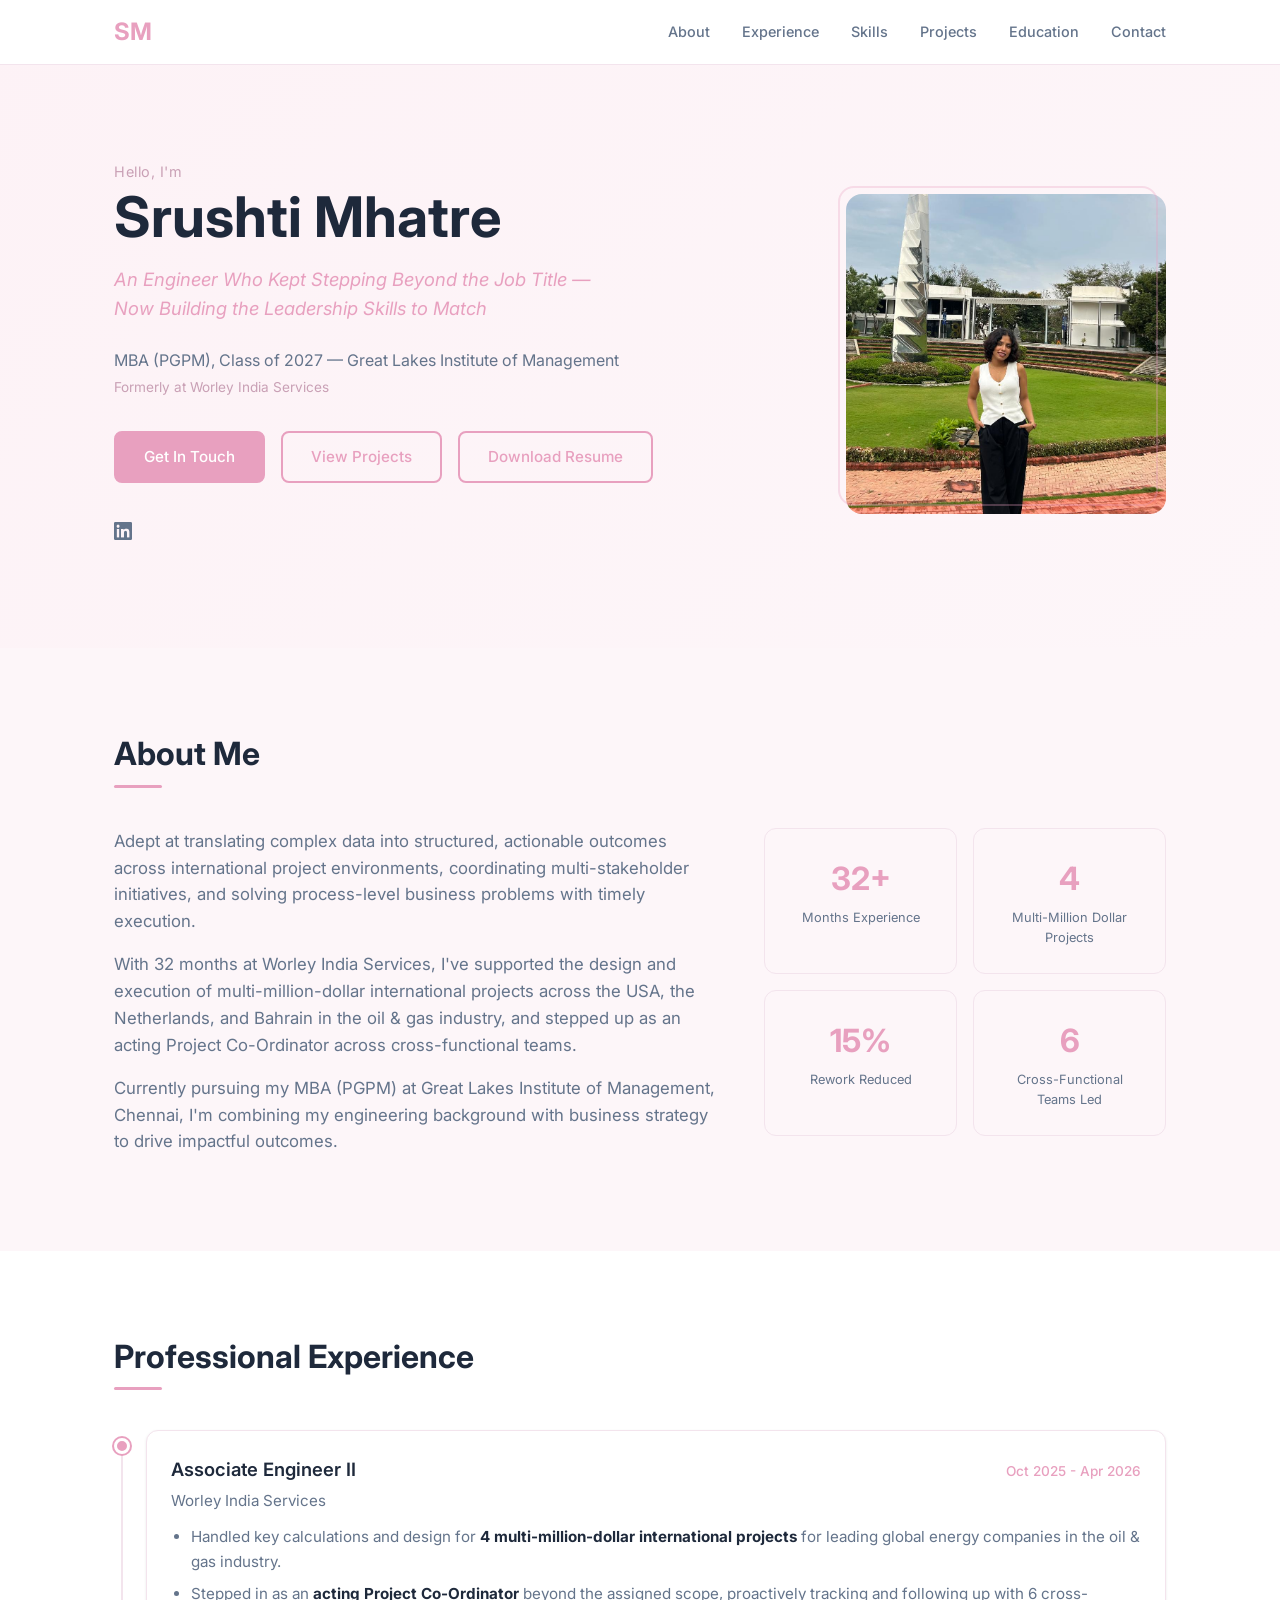
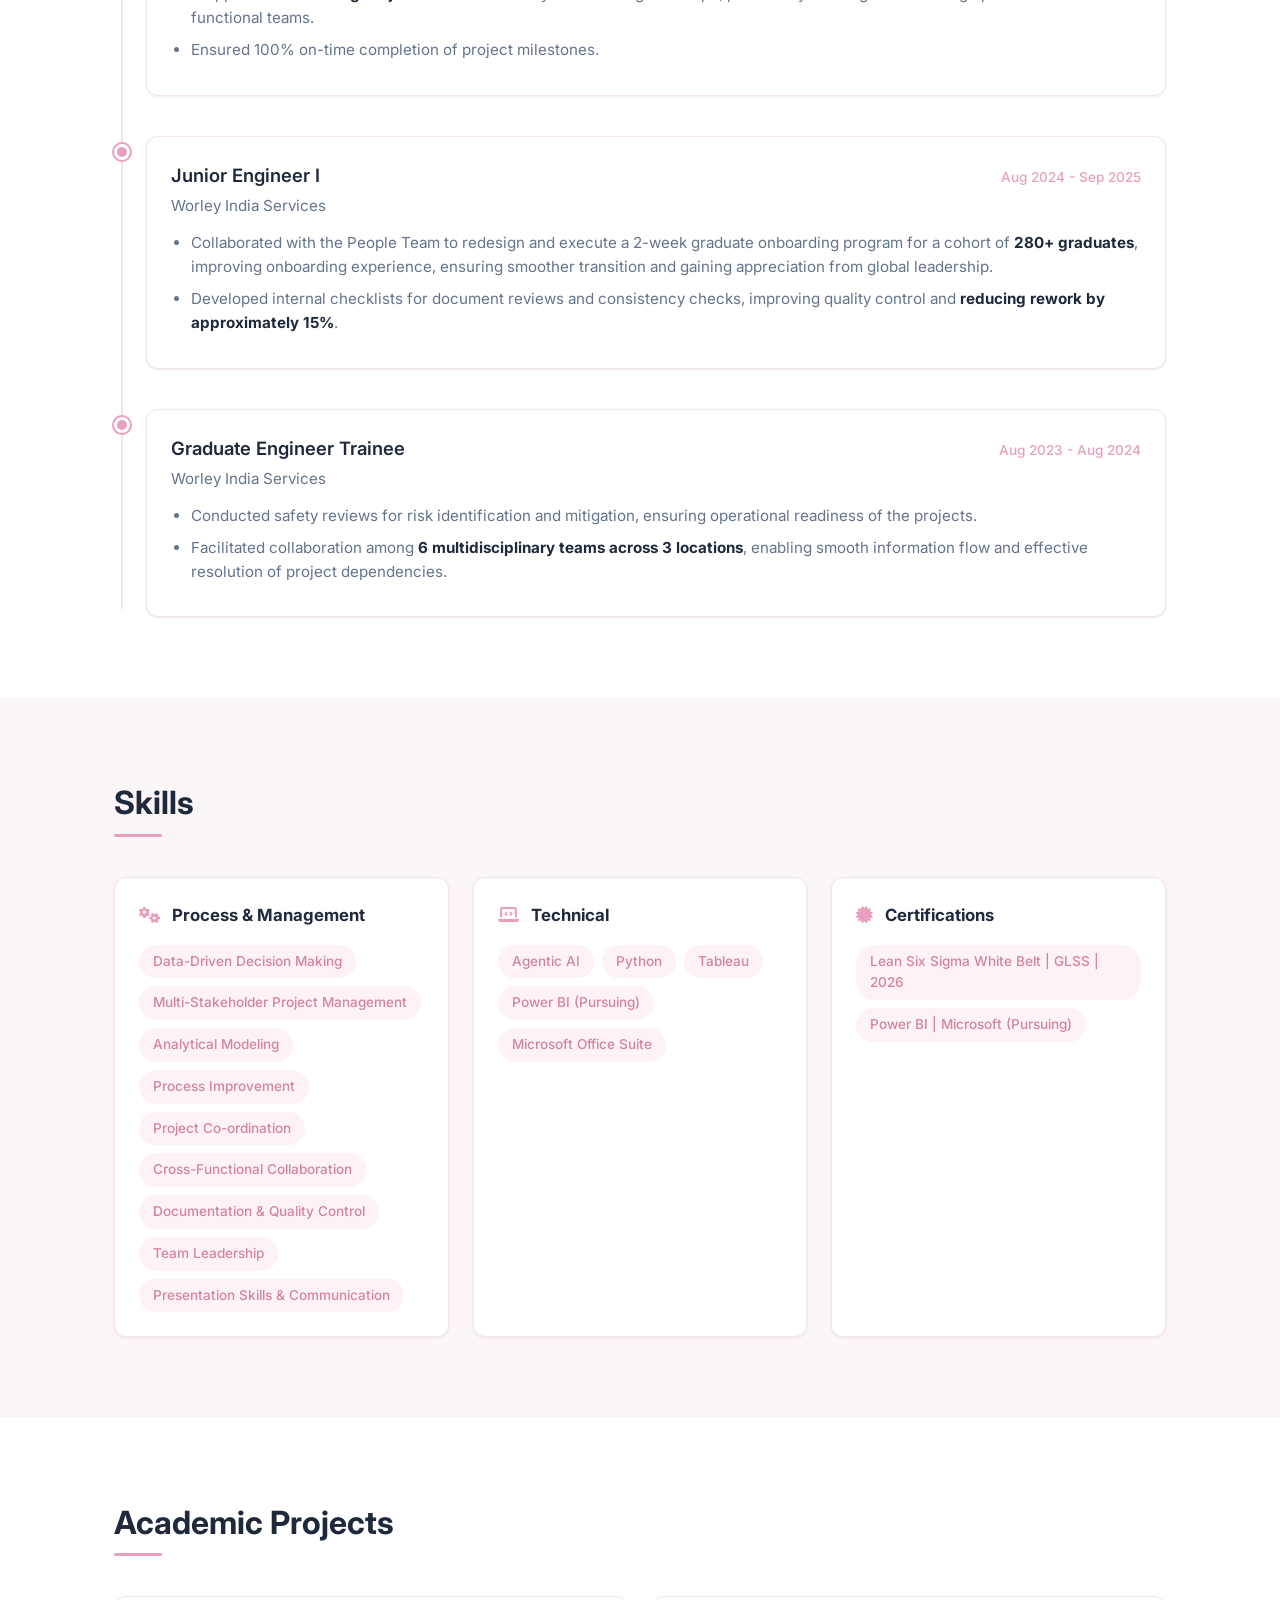
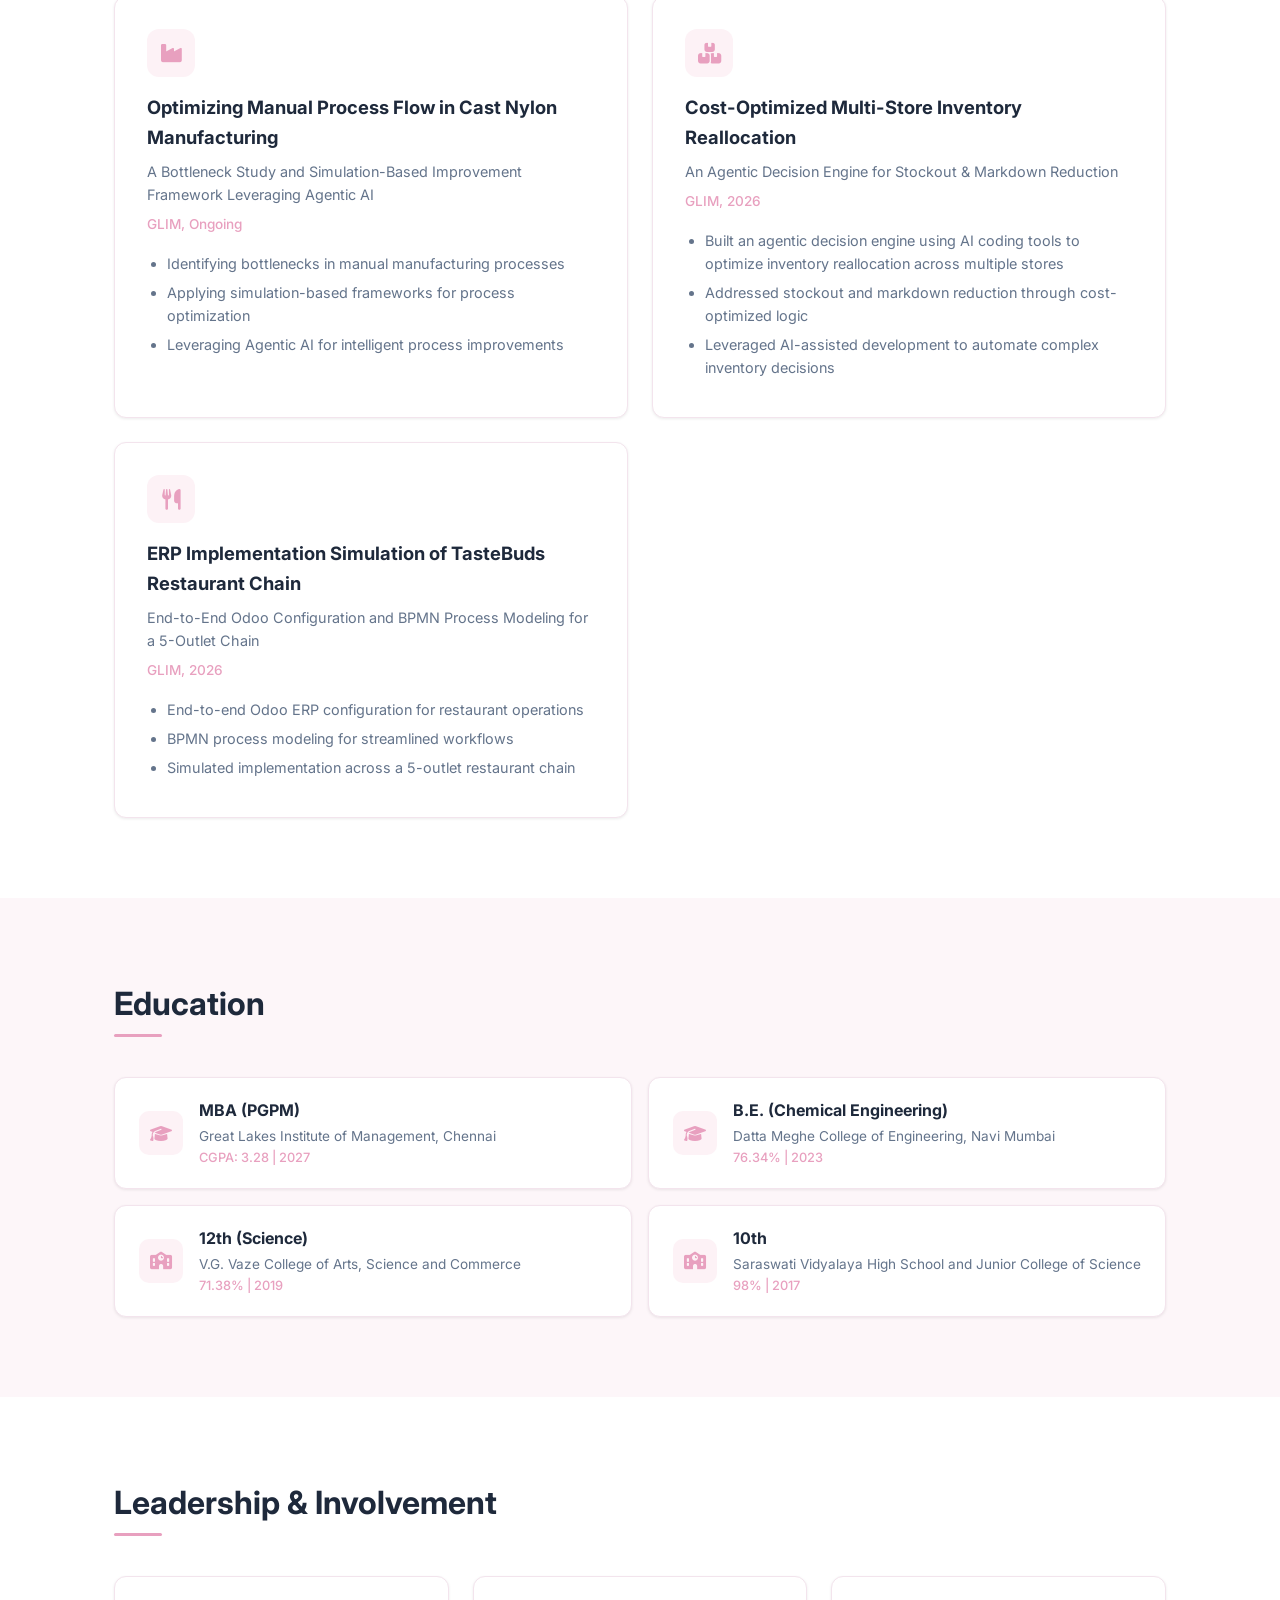
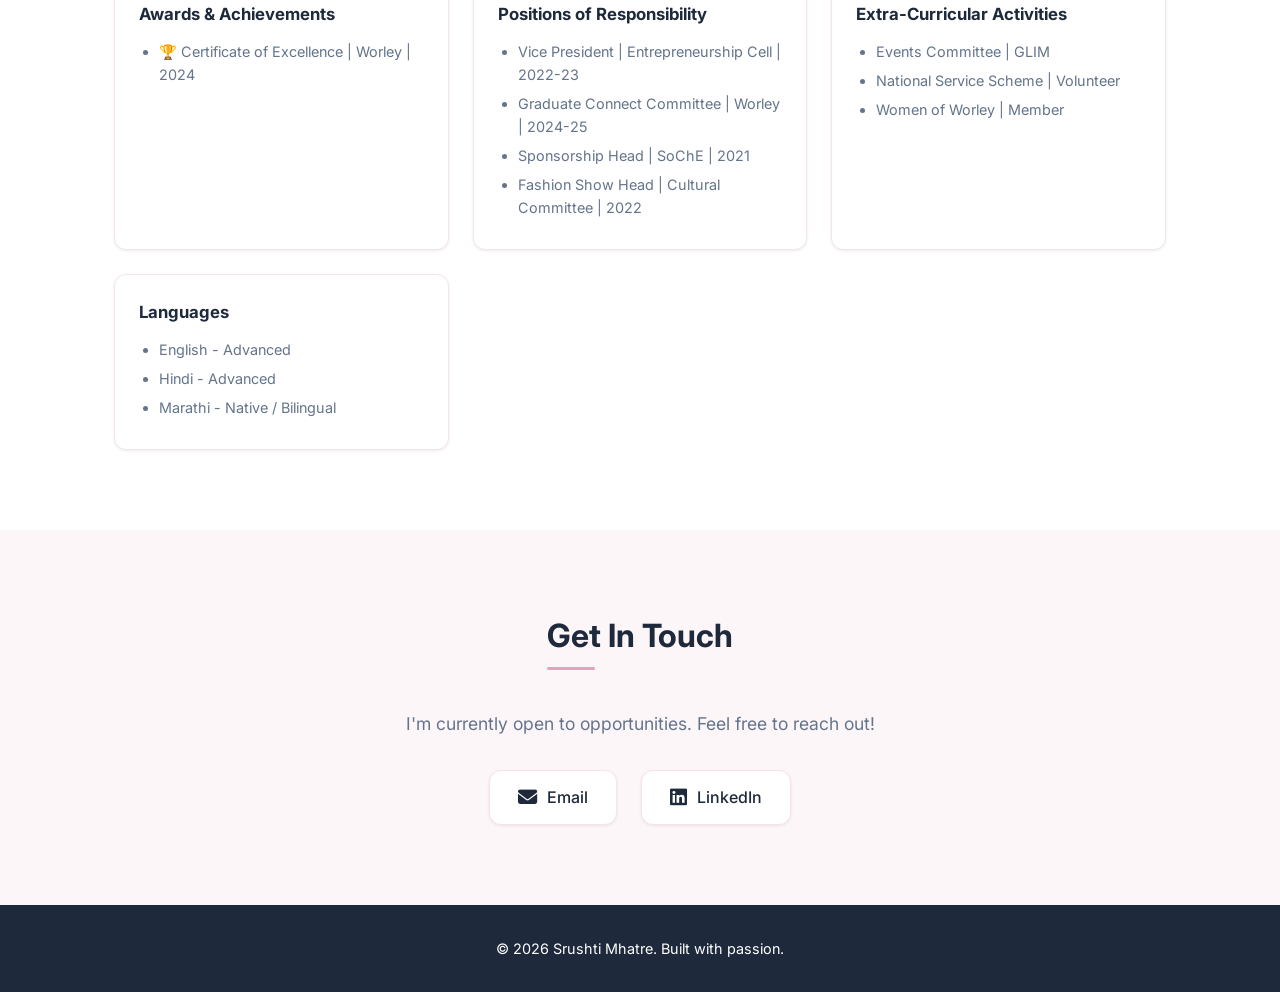
<file: index.html>
<!DOCTYPE html>
<html lang="en">
<head>
    <meta charset="UTF-8">
    <meta name="viewport" content="width=device-width, initial-scale=1.0">
    <title>Srushti Mhatre | Portfolio</title>
    <link rel="stylesheet" href="style.css">
    <link href="https://fonts.googleapis.com/css2?family=Inter:wght@300;400;500;600;700&display=swap" rel="stylesheet">
    <link rel="stylesheet" href="https://cdnjs.cloudflare.com/ajax/libs/font-awesome/6.4.0/css/all.min.css">
</head>
<body>

    <!-- Navigation -->
    <nav>
        <div class="nav-container">
            <a href="#" class="logo">SM</a>
            <ul class="nav-links">
                <li><a href="#about">About</a></li>
                <li><a href="#experience">Experience</a></li>
                <li><a href="#skills">Skills</a></li>
                <li><a href="#projects">Projects</a></li>
                <li><a href="#education">Education</a></li>
                <li><a href="#contact">Contact</a></li>
            </ul>
            <button class="nav-toggle" aria-label="Toggle navigation">
                <i class="fas fa-bars"></i>
            </button>
        </div>
    </nav>

    <!-- Hero Section -->
    <section id="hero">
        <div class="container hero-container">
            <div class="hero-text">
                <p class="hero-greeting">Hello, I'm</p>
                <h1 class="hero-name">Srushti Mhatre</h1>
                <p class="hero-tagline"><em>An Engineer Who Kept Stepping Beyond the Job Title —<br> Now Building the Leadership Skills to Match</em></p>
                <p class="hero-credentials">MBA (PGPM), Class of 2027 — Great Lakes Institute of Management</p>
                <p class="hero-credentials-secondary">Formerly at Worley India Services</p>
                <div class="hero-buttons">
                    <a href="#contact" class="btn btn-primary">Get In Touch</a>
                    <a href="#projects" class="btn btn-outline">View Projects</a>
                    <a href="Resume (2).pdf" class="btn btn-outline" download>Download Resume</a>
                </div>
                <div class="hero-socials">
                    <a href="https://linkedin.com/in/srushtimhatre22" target="_blank" aria-label="LinkedIn"><i class="fab fa-linkedin"></i></a>
                </div>
            </div>
            <div class="hero-photo">
                <div class="hero-photo-wrapper">
                    <img src="headshot.jpeg" alt="Srushti Mhatre" class="hero-headshot">
                </div>
            </div>
        </div>
    </section>

    <!-- About Section -->
    <section id="about">
        <div class="container">
            <h2 class="section-title">About Me</h2>
            <div class="about-content">
                <div class="about-text">
                    <p>Adept at translating complex data into structured, actionable outcomes across international project environments, coordinating multi-stakeholder initiatives, and solving process-level business problems with timely execution.</p>
                    <p>With 32 months at Worley India Services, I've supported the design and execution of multi-million-dollar international projects across the USA, the Netherlands, and Bahrain in the oil &amp; gas industry, and stepped up as an acting Project Co-Ordinator across cross-functional teams.</p>
                    <p>Currently pursuing my MBA (PGPM) at Great Lakes Institute of Management, Chennai, I'm combining my engineering background with business strategy to drive impactful outcomes.</p>
                </div>
                <div class="about-highlights">
                    <div class="highlight-card">
                        <span class="highlight-number">32+</span>
                        <span class="highlight-label">Months Experience</span>
                    </div>
                    <div class="highlight-card">
                        <span class="highlight-number">4</span>
                        <span class="highlight-label">Multi-Million Dollar Projects</span>
                    </div>
                    <div class="highlight-card">
                        <span class="highlight-number">15%</span>
                        <span class="highlight-label">Rework Reduced</span>
                    </div>
                    <div class="highlight-card">
                        <span class="highlight-number">6</span>
                        <span class="highlight-label">Cross-Functional Teams Led</span>
                    </div>
                </div>
            </div>
        </div>
    </section>

    <!-- Experience Section -->
    <section id="experience">
        <div class="container">
            <h2 class="section-title">Professional Experience</h2>
            <div class="timeline">

                <div class="timeline-item">
                    <div class="timeline-dot"></div>
                    <div class="timeline-content">
                        <div class="timeline-header">
                            <h3>Associate Engineer II</h3>
                            <span class="timeline-date">Oct 2025 - Apr 2026</span>
                        </div>
                        <p class="timeline-company">Worley India Services</p>
                        <ul class="timeline-list">
                            <li>Handled key calculations and design for <strong>4 multi-million-dollar international projects</strong> for leading global energy companies in the oil & gas industry.</li>
                            <li>Stepped in as an <strong>acting Project Co-Ordinator</strong> beyond the assigned scope, proactively tracking and following up with 6 cross-functional teams.</li>
                            <li>Ensured 100% on-time completion of project milestones.</li>
                        </ul>
                    </div>
                </div>

                <div class="timeline-item">
                    <div class="timeline-dot"></div>
                    <div class="timeline-content">
                        <div class="timeline-header">
                            <h3>Junior Engineer I</h3>
                            <span class="timeline-date">Aug 2024 - Sep 2025</span>
                        </div>
                        <p class="timeline-company">Worley India Services</p>
                        <ul class="timeline-list">
                            <li>Collaborated with the People Team to redesign and execute a 2-week graduate onboarding program for a cohort of <strong>280+ graduates</strong>, improving onboarding experience, ensuring smoother transition and gaining appreciation from global leadership.</li>
                            <li>Developed internal checklists for document reviews and consistency checks, improving quality control and <strong>reducing rework by approximately 15%</strong>.</li>
                        </ul>
                    </div>
                </div>

                <div class="timeline-item">
                    <div class="timeline-dot"></div>
                    <div class="timeline-content">
                        <div class="timeline-header">
                            <h3>Graduate Engineer Trainee</h3>
                            <span class="timeline-date">Aug 2023 - Aug 2024</span>
                        </div>
                        <p class="timeline-company">Worley India Services</p>
                        <ul class="timeline-list">
                            <li>Conducted safety reviews for risk identification and mitigation, ensuring operational readiness of the projects.</li>
                            <li>Facilitated collaboration among <strong>6 multidisciplinary teams across 3 locations</strong>, enabling smooth information flow and effective resolution of project dependencies.</li>
                        </ul>
                    </div>
                </div>

            </div>
        </div>
    </section>

    <!-- Skills Section -->
    <section id="skills">
        <div class="container">
            <h2 class="section-title">Skills</h2>
            <div class="skills-grid">
                <div class="skill-category">
                    <h3><i class="fas fa-cogs"></i> Process &amp; Management</h3>
                    <div class="skill-tags">
                        <span class="skill-tag">Data-Driven Decision Making</span>
                        <span class="skill-tag">Multi-Stakeholder Project Management</span>
                        <span class="skill-tag">Analytical Modeling</span>
                        <span class="skill-tag">Process Improvement</span>
                        <span class="skill-tag">Project Co-ordination</span>
                        <span class="skill-tag">Cross-Functional Collaboration</span>
                        <span class="skill-tag">Documentation &amp; Quality Control</span>
                        <span class="skill-tag">Team Leadership</span>
                        <span class="skill-tag">Presentation Skills &amp; Communication</span>
                    </div>
                </div>
                <div class="skill-category">
                    <h3><i class="fas fa-laptop-code"></i> Technical</h3>
                    <div class="skill-tags">
                        <span class="skill-tag">Agentic AI</span>
                        <span class="skill-tag">Python</span>
                        <span class="skill-tag">Tableau</span>
                        <span class="skill-tag">Power BI (Pursuing)</span>
                        <span class="skill-tag">Microsoft Office Suite</span>
                    </div>
                </div>
                <div class="skill-category">
                    <h3><i class="fas fa-certificate"></i> Certifications</h3>
                    <div class="skill-tags">
                        <span class="skill-tag">Lean Six Sigma White Belt | GLSS | 2026</span>
                        <span class="skill-tag">Power BI | Microsoft (Pursuing)</span>
                    </div>
                </div>
            </div>
        </div>
    </section>

    <!-- Projects Section -->
    <section id="projects">
        <div class="container">
            <h2 class="section-title">Academic Projects</h2>
            <div class="projects-grid">

                <div class="project-card">
                    <div class="project-icon"><i class="fas fa-industry"></i></div>
                    <h3>Optimizing Manual Process Flow in Cast Nylon Manufacturing</h3>
                    <p class="project-subtitle">A Bottleneck Study and Simulation-Based Improvement Framework Leveraging Agentic AI</p>
                    <p class="project-institution">GLIM, Ongoing</p>
                    <ul class="project-highlights">
                        <li>Identifying bottlenecks in manual manufacturing processes</li>
                        <li>Applying simulation-based frameworks for process optimization</li>
                        <li>Leveraging Agentic AI for intelligent process improvements</li>
                    </ul>
                </div>

                <div class="project-card">
                    <div class="project-icon"><i class="fas fa-boxes"></i></div>
                    <h3>Cost-Optimized Multi-Store Inventory Reallocation</h3>
                    <p class="project-subtitle">An Agentic Decision Engine for Stockout &amp; Markdown Reduction</p>
                    <p class="project-institution">GLIM, 2026</p>
                    <ul class="project-highlights">
                        <li>Built an agentic decision engine using AI coding tools to optimize inventory reallocation across multiple stores</li>
                        <li>Addressed stockout and markdown reduction through cost-optimized logic</li>
                        <li>Leveraged AI-assisted development to automate complex inventory decisions</li>
                    </ul>
                </div>

                <div class="project-card">
                    <div class="project-icon"><i class="fas fa-utensils"></i></div>
                    <h3>ERP Implementation Simulation of TasteBuds Restaurant Chain</h3>
                    <p class="project-subtitle">End-to-End Odoo Configuration and BPMN Process Modeling for a 5-Outlet Chain</p>
                    <p class="project-institution">GLIM, 2026</p>
                    <ul class="project-highlights">
                        <li>End-to-end Odoo ERP configuration for restaurant operations</li>
                        <li>BPMN process modeling for streamlined workflows</li>
                        <li>Simulated implementation across a 5-outlet restaurant chain</li>
                    </ul>
                </div>

            </div>
        </div>
    </section>

    <!-- Education Section -->
    <section id="education">
        <div class="container">
            <h2 class="section-title">Education</h2>
            <div class="education-grid">

                <div class="education-card">
                    <div class="education-icon"><i class="fas fa-graduation-cap"></i></div>
                    <div class="education-info">
                        <h3>MBA (PGPM)</h3>
                        <p class="education-school">Great Lakes Institute of Management, Chennai</p>
                        <p class="education-details">CGPA: 3.28 | 2027</p>
                    </div>
                </div>

                <div class="education-card">
                    <div class="education-icon"><i class="fas fa-graduation-cap"></i></div>
                    <div class="education-info">
                        <h3>B.E. (Chemical Engineering)</h3>
                        <p class="education-school">Datta Meghe College of Engineering, Navi Mumbai</p>
                        <p class="education-details">76.34% | 2023</p>
                    </div>
                </div>

                <div class="education-card">
                    <div class="education-icon"><i class="fas fa-school"></i></div>
                    <div class="education-info">
                        <h3>12th (Science)</h3>
                        <p class="education-school">V.G. Vaze College of Arts, Science and Commerce</p>
                        <p class="education-details">71.38% | 2019</p>
                    </div>
                </div>

                <div class="education-card">
                    <div class="education-icon"><i class="fas fa-school"></i></div>
                    <div class="education-info">
                        <h3>10th</h3>
                        <p class="education-school">Saraswati Vidyalaya High School and Junior College of Science</p>
                        <p class="education-details">98% | 2017</p>
                    </div>
                </div>

            </div>
        </div>
    </section>

    <!-- Leadership & Extras -->
    <section id="leadership">
        <div class="container">
            <h2 class="section-title">Leadership & Involvement</h2>
            <div class="leadership-grid">
                <div class="leadership-card">
                    <h3>Awards &amp; Achievements</h3>
                    <ul>
                        <li>🏆 Certificate of Excellence | Worley | 2024</li>
                    </ul>
                </div>
                <div class="leadership-card">
                    <h3>Positions of Responsibility</h3>
                    <ul>
                        <li>Vice President | Entrepreneurship Cell | 2022-23</li>
                        <li>Graduate Connect Committee | Worley | 2024-25</li>
                        <li>Sponsorship Head | SoChE | 2021</li>
                        <li>Fashion Show Head | Cultural Committee | 2022</li>
                    </ul>
                </div>
                <div class="leadership-card">
                    <h3>Extra-Curricular Activities</h3>
                    <ul>
                        <li>Events Committee | GLIM</li>
                        <li>National Service Scheme | Volunteer</li>
                        <li>Women of Worley | Member</li>
                    </ul>
                </div>
                <div class="leadership-card">
                    <h3>Languages</h3>
                    <ul>
                        <li>English - Advanced</li>
                        <li>Hindi - Advanced</li>
                        <li>Marathi - Native / Bilingual</li>
                    </ul>
                </div>
            </div>
        </div>
    </section>

    <!-- Contact Section -->
    <section id="contact">
        <div class="container">
            <h2 class="section-title">Get In Touch</h2>
            <div class="contact-content">
                <p>I'm currently open to opportunities. Feel free to reach out!</p>
                <div class="contact-links">
                    <a href="mailto:srushti.ft273040@greatlakes.edu.in" class="contact-item">
                        <i class="fas fa-envelope"></i>
                        <span>Email</span>
                    </a>
                    <a href="https://linkedin.com/in/srushtimhatre22" target="_blank" class="contact-item">
                        <i class="fab fa-linkedin"></i>
                        <span>LinkedIn</span>
                    </a>
                </div>
            </div>
        </div>
    </section>

    <!-- Footer -->
    <footer>
        <div class="container">
            <p>&copy; 2026 Srushti Mhatre. Built with passion.</p>
        </div>
    </footer>

    <script>
        // Mobile nav toggle
        const toggle = document.querySelector('.nav-toggle');
        const navLinks = document.querySelector('.nav-links');
        toggle.addEventListener('click', () => {
            navLinks.classList.toggle('active');
        });

        // Close nav on link click
        document.querySelectorAll('.nav-links a').forEach(link => {
            link.addEventListener('click', () => {
                navLinks.classList.remove('active');
            });
        });

        // Smooth scroll
        document.querySelectorAll('a[href^="#"]').forEach(anchor => {
            anchor.addEventListener('click', function (e) {
                e.preventDefault();
                const target = document.querySelector(this.getAttribute('href'));
                if (target) {
                    target.scrollIntoView({ behavior: 'smooth', block: 'start' });
                }
            });
        });

        // Active nav highlight on scroll
        const sections = document.querySelectorAll('section');
        const navItems = document.querySelectorAll('.nav-links a');
        window.addEventListener('scroll', () => {
            let current = '';
            sections.forEach(section => {
                const sectionTop = section.offsetTop - 100;
                if (pageYOffset >= sectionTop) {
                    current = section.getAttribute('id');
                }
            });
            navItems.forEach(item => {
                item.classList.remove('active');
                if (item.getAttribute('href') === '#' + current) {
                    item.classList.add('active');
                }
            });
        });
    </script>
</body>
</html>
</file>
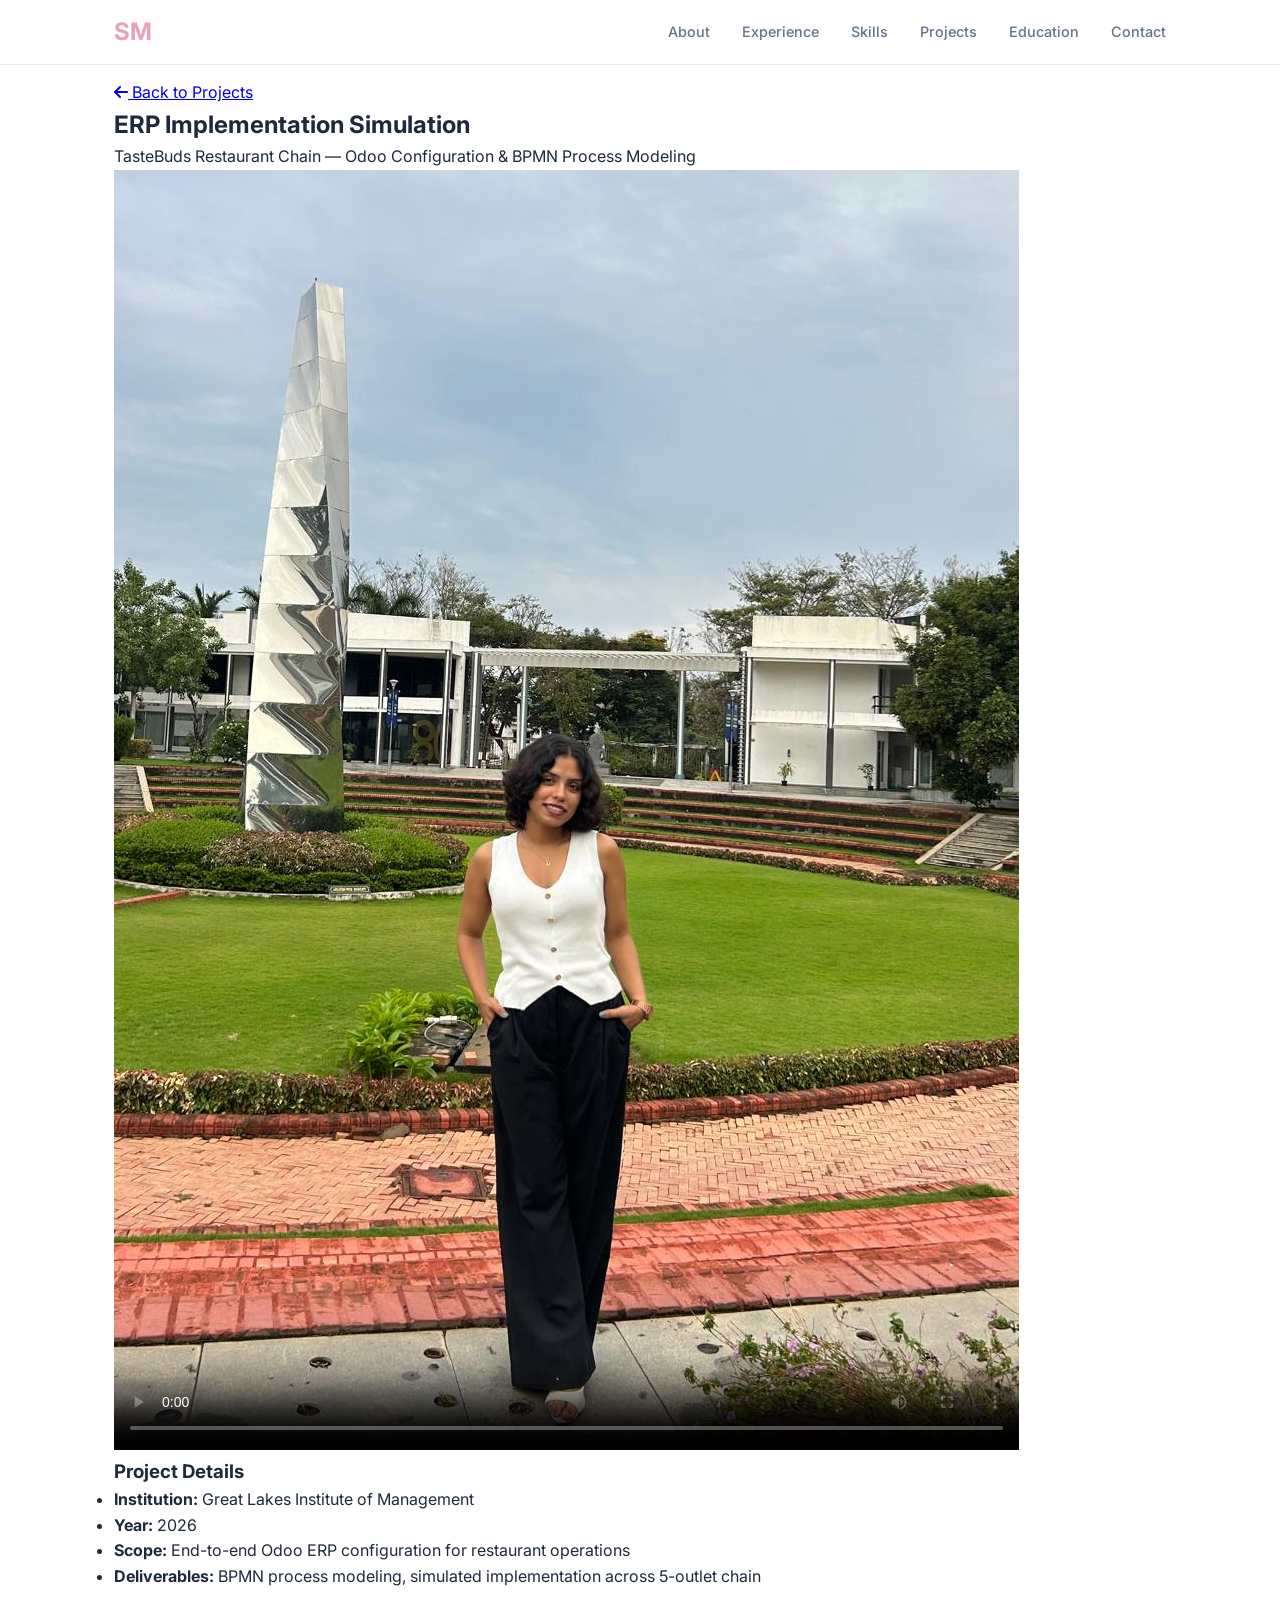
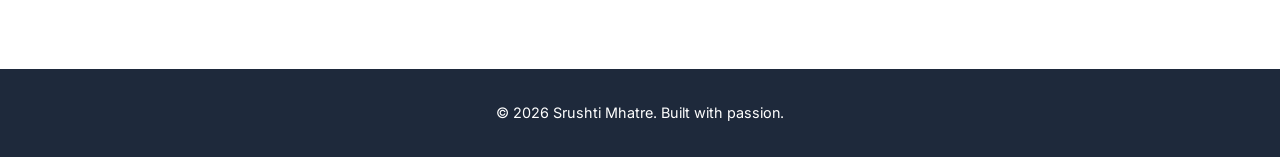
<file: erp-demo.html>
<!DOCTYPE html>
<html lang="en">
<head>
    <meta charset="UTF-8">
    <meta name="viewport" content="width=device-width, initial-scale=1.0">
    <title>ERP Implementation Demo | Srushti Mhatre</title>
    <link rel="stylesheet" href="style.css">
    <link href="https://fonts.googleapis.com/css2?family=Inter:wght@300;400;500;600;700&display=swap" rel="stylesheet">
    <link rel="stylesheet" href="https://cdnjs.cloudflare.com/ajax/libs/font-awesome/6.4.0/css/all.min.css">
</head>
<body>
    <nav>
        <div class="nav-container">
            <a href="index.html" class="logo">SM</a>
            <ul class="nav-links">
                <li><a href="index.html#about">About</a></li>
                <li><a href="index.html#experience">Experience</a></li>
                <li><a href="index.html#skills">Skills</a></li>
                <li><a href="index.html#projects">Projects</a></li>
                <li><a href="index.html#education">Education</a></li>
                <li><a href="index.html#contact">Contact</a></li>
            </ul>
            <button class="nav-toggle" aria-label="Toggle navigation">
                <i class="fas fa-bars"></i>
            </button>
        </div>
    </nav>

    <section class="video-page">
        <div class="container">
            <a href="index.html#projects" class="back-link"><i class="fas fa-arrow-left"></i> Back to Projects</a>
            <h1 class="video-title">ERP Implementation Simulation</h1>
            <p class="video-subtitle">TasteBuds Restaurant Chain — Odoo Configuration & BPMN Process Modeling</p>
            
            <div class="video-wrapper">
                <video controls poster="headshot.jpeg" preload="metadata" crossorigin="anonymous">
                    <source src="https://drive.google.com/uc?export=download&id=1DPbKg7lxzqJxcOGedwwWf02Dr9-kdmqy" type="video/mp4">
                    Your browser does not support the video tag.
                </video>
            </div>
            
            <div class="video-info">
                <h3>Project Details</h3>
                <ul>
                    <li><strong>Institution:</strong> Great Lakes Institute of Management</li>
                    <li><strong>Year:</strong> 2026</li>
                    <li><strong>Scope:</strong> End-to-end Odoo ERP configuration for restaurant operations</li>
                    <li><strong>Deliverables:</strong> BPMN process modeling, simulated implementation across 5-outlet chain</li>
                </ul>
            </div>
        </div>
    </section>

    <footer>
        <div class="container">
            <p>&copy; 2026 Srushti Mhatre. Built with passion.</p>
        </div>
    </footer>

    <script>
        const toggle = document.querySelector('.nav-toggle');
        const navLinks = document.querySelector('.nav-links');
        toggle.addEventListener('click', () => {
            navLinks.classList.toggle('active');
        });
        document.querySelectorAll('.nav-links a').forEach(link => {
            link.addEventListener('click', () => {
                navLinks.classList.remove('active');
            });
        });
    </script>
</body>
</html>
</file>
<file: style.css>
* {
    margin: 0;
    padding: 0;
    box-sizing: border-box;
}

:root {
    --primary: #e8a0bf;
    --primary-dark: #d4849e;
    --bg: #fdf6f9;
    --bg-white: #ffffff;
    --text: #1e293b;
    --text-light: #64748b;
    --border: #f3e4ed;
    --shadow: 0 1px 3px rgba(0,0,0,0.08);
    --shadow-md: 0 4px 12px rgba(0,0,0,0.1);
}

html {
    scroll-behavior: smooth;
}

body {
    font-family: 'Inter', -apple-system, BlinkMacSystemFont, sans-serif;
    background: var(--bg);
    color: var(--text);
    line-height: 1.6;
}

.container {
    max-width: 1100px;
    margin: 0 auto;
    padding: 0 24px;
}

/* Navigation */
nav {
    position: fixed;
    top: 0;
    width: 100%;
    background: rgba(255,255,255,0.95);
    backdrop-filter: blur(10px);
    border-bottom: 1px solid var(--border);
    z-index: 1000;
}

.nav-container {
    max-width: 1100px;
    margin: 0 auto;
    padding: 0 24px;
    display: flex;
    justify-content: space-between;
    align-items: center;
    height: 64px;
}

.logo {
    font-size: 1.5rem;
    font-weight: 700;
    color: var(--primary);
    text-decoration: none;
}

.nav-links {
    display: flex;
    list-style: none;
    gap: 32px;
}

.nav-links a {
    text-decoration: none;
    color: var(--text-light);
    font-size: 0.9rem;
    font-weight: 500;
    transition: color 0.2s;
}

.nav-links a:hover,
.nav-links a.active {
    color: var(--primary);
}

.nav-toggle {
    display: none;
    background: none;
    border: none;
    font-size: 1.25rem;
    cursor: pointer;
    color: var(--text);
}

/* Hero */
#hero {
    padding: 160px 0 100px;
    background: linear-gradient(135deg, #fdf2f6 0%, #fdf6f9 100%);
}

.hero-container {
    display: flex;
    align-items: center;
    gap: 64px;
}

.hero-text {
    flex: 1;
}

.hero-greeting {
    font-size: 0.9rem;
    color: #c9a0b5;
    font-weight: 400;
    margin-bottom: 4px;
    letter-spacing: 0.5px;
}

.hero-name {
    font-size: 3.5rem;
    font-weight: 700;
    line-height: 1.1;
    margin-bottom: 16px;
    color: var(--text);
}

.hero-tagline {
    font-size: 1.15rem;
    color: var(--primary);
    margin-bottom: 24px;
    font-style: italic;
    line-height: 1.6;
}

.hero-tagline em {
    font-style: italic;
}

.hero-credentials {
    font-size: 1rem;
    color: var(--text-light);
    margin-bottom: 4px;
}

.hero-credentials-secondary {
    font-size: 0.85rem;
    color: #c9a0b5;
    margin-bottom: 32px;
}

.hero-buttons {
    display: flex;
    gap: 16px;
    margin-bottom: 32px;
    flex-wrap: wrap;
}

.btn {
    padding: 12px 28px;
    border-radius: 8px;
    font-size: 0.95rem;
    font-weight: 500;
    text-decoration: none;
    transition: all 0.2s;
    cursor: pointer;
}

.btn-primary {
    background: var(--primary);
    color: white;
    border: 2px solid var(--primary);
}

.btn-primary:hover {
    background: var(--primary-dark);
    border-color: var(--primary-dark);
}

.btn-outline {
    background: transparent;
    color: var(--primary);
    border: 2px solid var(--primary);
}

.btn-outline:hover {
    background: var(--primary);
    color: white;
}

.hero-socials a {
    color: var(--text-light);
    font-size: 1.3rem;
    margin-right: 16px;
    transition: color 0.2s;
}

.hero-socials a:hover {
    color: var(--primary);
}

.hero-photo {
    flex-shrink: 0;
}

.hero-photo-wrapper {
    position: relative;
    width: 320px;
    height: 320px;
}

.hero-photo-wrapper::before {
    content: '';
    position: absolute;
    top: -8px;
    left: -8px;
    right: 8px;
    bottom: 8px;
    border: 2px solid var(--primary);
    border-radius: 16px;
    opacity: 0.3;
}

.hero-headshot {
    width: 100%;
    height: 100%;
    object-fit: cover;
    border-radius: 16px;
    display: block;
}

/* Sections */
section {
    padding: 80px 0;
}

section:nth-child(even) {
    background: var(--bg-white);
}

.section-title {
    font-size: 2rem;
    font-weight: 700;
    margin-bottom: 48px;
    position: relative;
    display: inline-block;
}

.section-title::after {
    content: '';
    position: absolute;
    bottom: -8px;
    left: 0;
    width: 48px;
    height: 3px;
    background: var(--primary);
    border-radius: 2px;
}

/* About */
.about-content {
    display: grid;
    grid-template-columns: 1.5fr 1fr;
    gap: 48px;
    align-items: start;
}

.about-text p {
    margin-bottom: 16px;
    color: var(--text-light);
    font-size: 1.05rem;
}

.about-highlights {
    display: grid;
    grid-template-columns: 1fr 1fr;
    gap: 16px;
}

.highlight-card {
    background: var(--bg);
    border: 1px solid var(--border);
    border-radius: 12px;
    padding: 24px;
    text-align: center;
}

.highlight-number {
    display: block;
    font-size: 2rem;
    font-weight: 700;
    color: var(--primary);
}

.highlight-label {
    display: block;
    font-size: 0.8rem;
    color: var(--text-light);
    margin-top: 4px;
}

/* Timeline */
.timeline {
    position: relative;
    padding-left: 32px;
}

.timeline::before {
    content: '';
    position: absolute;
    left: 7px;
    top: 8px;
    bottom: 8px;
    width: 2px;
    background: var(--border);
}

.timeline-item {
    position: relative;
    margin-bottom: 40px;
}

.timeline-item:last-child {
    margin-bottom: 0;
}

.timeline-dot {
    position: absolute;
    left: -32px;
    top: 8px;
    width: 16px;
    height: 16px;
    background: var(--primary);
    border-radius: 50%;
    border: 3px solid var(--bg-white);
    box-shadow: 0 0 0 2px var(--primary);
}

.timeline-content {
    background: var(--bg-white);
    border: 1px solid var(--border);
    border-radius: 12px;
    padding: 24px;
    box-shadow: var(--shadow);
}

.timeline-header {
    display: flex;
    justify-content: space-between;
    align-items: baseline;
    flex-wrap: wrap;
    gap: 8px;
    margin-bottom: 4px;
}

.timeline-header h3 {
    font-size: 1.15rem;
    font-weight: 600;
}

.timeline-date {
    font-size: 0.85rem;
    color: var(--primary);
    font-weight: 500;
}

.timeline-company {
    font-size: 0.95rem;
    color: var(--text-light);
    margin-bottom: 12px;
}

.timeline-list {
    padding-left: 20px;
    color: var(--text-light);
    font-size: 0.95rem;
}

.timeline-list li {
    margin-bottom: 8px;
}

.timeline-list strong {
    color: var(--text);
}

/* Skills */
.skills-grid {
    display: grid;
    grid-template-columns: repeat(auto-fit, minmax(300px, 1fr));
    gap: 24px;
}

.skill-category {
    background: var(--bg-white);
    border: 1px solid var(--border);
    border-radius: 12px;
    padding: 24px;
    box-shadow: var(--shadow);
}

.skill-category h3 {
    font-size: 1.05rem;
    margin-bottom: 16px;
    color: var(--text);
}

.skill-category h3 i {
    color: var(--primary);
    margin-right: 8px;
}

.skill-tags {
    display: flex;
    flex-wrap: wrap;
    gap: 8px;
}

.skill-tag {
    background: #fdf2f6;
    color: var(--primary-dark);
    padding: 6px 14px;
    border-radius: 20px;
    font-size: 0.85rem;
    font-weight: 500;
}

/* Projects */
.projects-grid {
    display: grid;
    grid-template-columns: repeat(auto-fit, minmax(400px, 1fr));
    gap: 24px;
}

.project-card {
    background: var(--bg-white);
    border: 1px solid var(--border);
    border-radius: 12px;
    padding: 32px;
    box-shadow: var(--shadow);
    transition: transform 0.2s, box-shadow 0.2s;
}

.project-card:hover {
    transform: translateY(-4px);
    box-shadow: var(--shadow-md);
}

.project-icon {
    width: 48px;
    height: 48px;
    background: #fdf2f6;
    border-radius: 12px;
    display: flex;
    align-items: center;
    justify-content: center;
    margin-bottom: 16px;
}

.project-icon i {
    font-size: 1.3rem;
    color: var(--primary);
}

.project-card h3 {
    font-size: 1.15rem;
    margin-bottom: 8px;
}

.project-subtitle {
    font-size: 0.9rem;
    color: var(--text-light);
    margin-bottom: 8px;
}

.project-institution {
    font-size: 0.85rem;
    color: var(--primary);
    font-weight: 500;
    margin-bottom: 16px;
}

.project-highlights {
    padding-left: 20px;
    color: var(--text-light);
    font-size: 0.9rem;
}

.project-highlights li {
    margin-bottom: 6px;
}

/* Education */
.education-grid {
    display: grid;
    grid-template-columns: repeat(auto-fit, minmax(480px, 1fr));
    gap: 16px;
}

.education-card {
    background: var(--bg-white);
    border: 1px solid var(--border);
    border-radius: 12px;
    padding: 20px 24px;
    display: flex;
    align-items: center;
    gap: 16px;
    box-shadow: var(--shadow);
}

.education-icon {
    width: 44px;
    height: 44px;
    background: #fdf2f6;
    border-radius: 10px;
    display: flex;
    align-items: center;
    justify-content: center;
    flex-shrink: 0;
}

.education-icon i {
    color: var(--primary);
    font-size: 1.1rem;
}

.education-info h3 {
    font-size: 1rem;
    margin-bottom: 2px;
}

.education-school {
    font-size: 0.85rem;
    color: var(--text-light);
}

.education-details {
    font-size: 0.8rem;
    color: var(--primary);
    font-weight: 500;
}

/* Leadership */
.leadership-grid {
    display: grid;
    grid-template-columns: repeat(auto-fit, minmax(300px, 1fr));
    gap: 24px;
}

.leadership-card {
    background: var(--bg-white);
    border: 1px solid var(--border);
    border-radius: 12px;
    padding: 24px;
    box-shadow: var(--shadow);
}

.leadership-card h3 {
    font-size: 1.05rem;
    margin-bottom: 12px;
}

.leadership-card ul {
    padding-left: 20px;
    color: var(--text-light);
    font-size: 0.9rem;
}

.leadership-card li {
    margin-bottom: 6px;
}

/* Contact */
#contact {
    text-align: center;
}

.contact-content p {
    font-size: 1.1rem;
    color: var(--text-light);
    margin-bottom: 32px;
}

.contact-links {
    display: flex;
    justify-content: center;
    gap: 24px;
}

.contact-item {
    display: flex;
    align-items: center;
    gap: 10px;
    padding: 14px 28px;
    background: var(--bg-white);
    border: 1px solid var(--border);
    border-radius: 12px;
    text-decoration: none;
    color: var(--text);
    font-weight: 500;
    transition: all 0.2s;
    box-shadow: var(--shadow);
}

.contact-item:hover {
    border-color: var(--primary);
    color: var(--primary);
    box-shadow: var(--shadow-md);
}

.contact-item i {
    font-size: 1.2rem;
}

/* Footer */
footer {
    background: var(--text);
    color: white;
    text-align: center;
    padding: 32px 0;
    font-size: 0.9rem;
}

/* Responsive */
@media (max-width: 768px) {
    .nav-links {
        position: fixed;
        top: 64px;
        right: -100%;
        width: 70%;
        height: calc(100vh - 64px);
        background: var(--bg-white);
        flex-direction: column;
        padding: 32px;
        gap: 24px;
        transition: right 0.3s;
        box-shadow: -4px 0 12px rgba(0,0,0,0.1);
    }

    .nav-links.active {
        right: 0;
    }

    .nav-toggle {
        display: block;
    }

    .hero-container {
        flex-direction: column-reverse;
        text-align: center;
        gap: 40px;
    }

    .hero-name {
        font-size: 2.5rem;
    }

    .hero-tagline {
        font-size: 1rem;
    }

    .hero-photo-wrapper {
        width: 200px;
        height: 200px;
    }

    .hero-buttons {
        justify-content: center;
    }

    .hero-socials {
        display: flex;
        justify-content: center;
    }

    .about-content {
        grid-template-columns: 1fr;
    }

    .projects-grid {
        grid-template-columns: 1fr;
    }

    .education-grid {
        grid-template-columns: 1fr;
    }

    .contact-links {
        flex-direction: column;
        align-items: center;
    }
}
</file>
